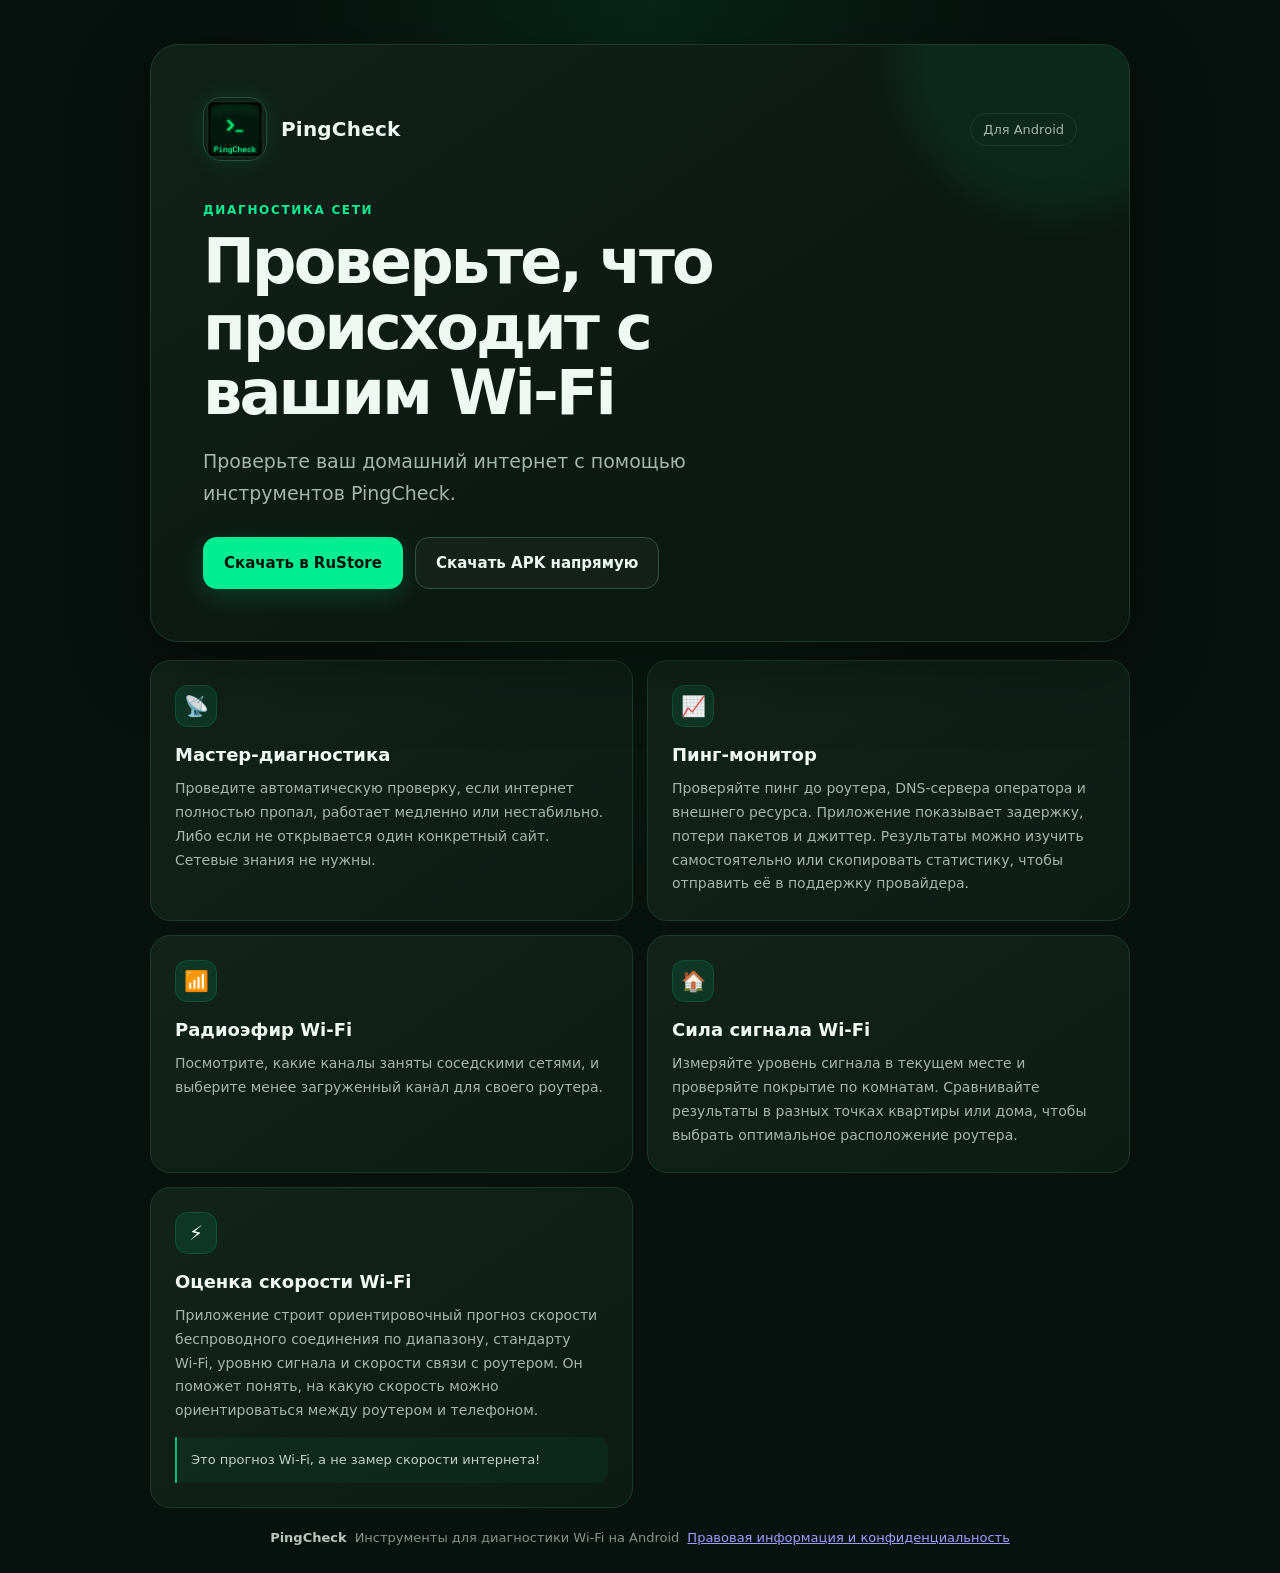
<file: index.html>
<!DOCTYPE html>
<html lang="ru">
<head>
  <meta charset="UTF-8">
  <meta name="viewport" content="width=device-width, initial-scale=1">
  <meta name="theme-color" content="#07130f">
  <meta
    name="description"
    content="PingCheck для Android: диагностика интернета, монитор пинга и инструменты для анализа Wi-Fi."
  >
  <title>PingCheck — диагностика интернета и Wi-Fi</title>
  <link rel="icon" type="image/png" href="./pinglogo_v2.png">
  <link rel="stylesheet" href="./styles.css">
</head>

<body>
  <main class="page">
    <section class="hero" aria-labelledby="page-title">
      <header class="brand">
        <img
          class="brand-icon"
          src="./pinglogo_v2.png"
          alt="Иконка PingCheck"
          width="72"
          height="72"
        >
        <span class="brand-name">PingCheck</span>
        <span class="platform">Для Android</span>
      </header>

      <div class="intro">
        <p class="eyebrow">Диагностика сети</p>
        <h1 id="page-title">Проверьте, что происходит с вашим Wi‑Fi</h1>
        <p class="intro-text">
          Проверьте ваш домашний интернет
          с помощью инструментов PingCheck.
        </p>

        <nav class="actions" aria-label="Скачать приложение">
          <a
            class="button button-primary"
            href="https://www.rustore.ru/catalog/app/com.example.ping_router_and_dns"
            target="_blank"
            rel="noopener noreferrer"
          >
            Скачать в RuStore
          </a>

          <a
            class="button button-secondary"
            href="./pingcheck-1.3.0.apk"
            download
          >
            Скачать APK напрямую
          </a>
        </nav>
      </div>
    </section>

    <section class="features" aria-label="Возможности приложения">
      <article class="feature-card">
        <div class="feature-icon" aria-hidden="true">📡</div>
        <h2>Мастер-диагностика</h2>
        <p>
          Проведите автоматическую проверку, если интернет полностью пропал,
          работает медленно или нестабильно. Либо если не открывается один конкретный сайт.
          Сетевые знания не нужны.
        </p>
      </article>

      <article class="feature-card">
        <div class="feature-icon" aria-hidden="true">📈</div>
        <h2>Пинг-монитор</h2>
        <p>
          Проверяйте пинг до роутера, DNS-сервера оператора и внешнего ресурса.
          Приложение показывает задержку, потери пакетов и джиттер.
          Результаты можно изучить самостоятельно или скопировать статистику,
          чтобы отправить её в поддержку провайдера.
        </p>
      </article>

      <article class="feature-card">
        <div class="feature-icon" aria-hidden="true">📶</div>
        <h2>Радиоэфир Wi‑Fi</h2>
        <p>
          Посмотрите, какие каналы заняты соседскими сетями, и выберите
          менее загруженный канал для своего роутера.
        </p>
      </article>

      <article class="feature-card">
        <div class="feature-icon" aria-hidden="true">🏠</div>
        <h2>Сила сигнала Wi‑Fi</h2>
        <p>
          Измеряйте уровень сигнала в текущем месте и проверяйте покрытие
          по комнатам. Сравнивайте результаты в разных точках квартиры
          или дома, чтобы выбрать оптимальное расположение роутера.
        </p>
      </article>

      <article class="feature-card feature-card-speed">
        <div class="feature-icon" aria-hidden="true">⚡</div>
        <h2>Оценка скорости Wi‑Fi</h2>
        <p>
          Приложение строит ориентировочный прогноз скорости беспроводного
          соединения по диапазону, стандарту Wi‑Fi, уровню сигнала и скорости
          связи с роутером. Он поможет понять, на какую скорость можно
          ориентироваться между роутером и телефоном.
        </p>
        <p class="feature-note">
          Это прогноз Wi‑Fi, а не замер скорости интернета!
        </p>
      </article>
    </section>

    <footer class="footer">
      <span class="footer-brand">PingCheck</span>
      <span>Инструменты для диагностики Wi‑Fi на Android</span>
      <a href="./legal.html">Правовая информация и конфиденциальность</a>
    </footer>
  </main>
</body>
</html>
</file>
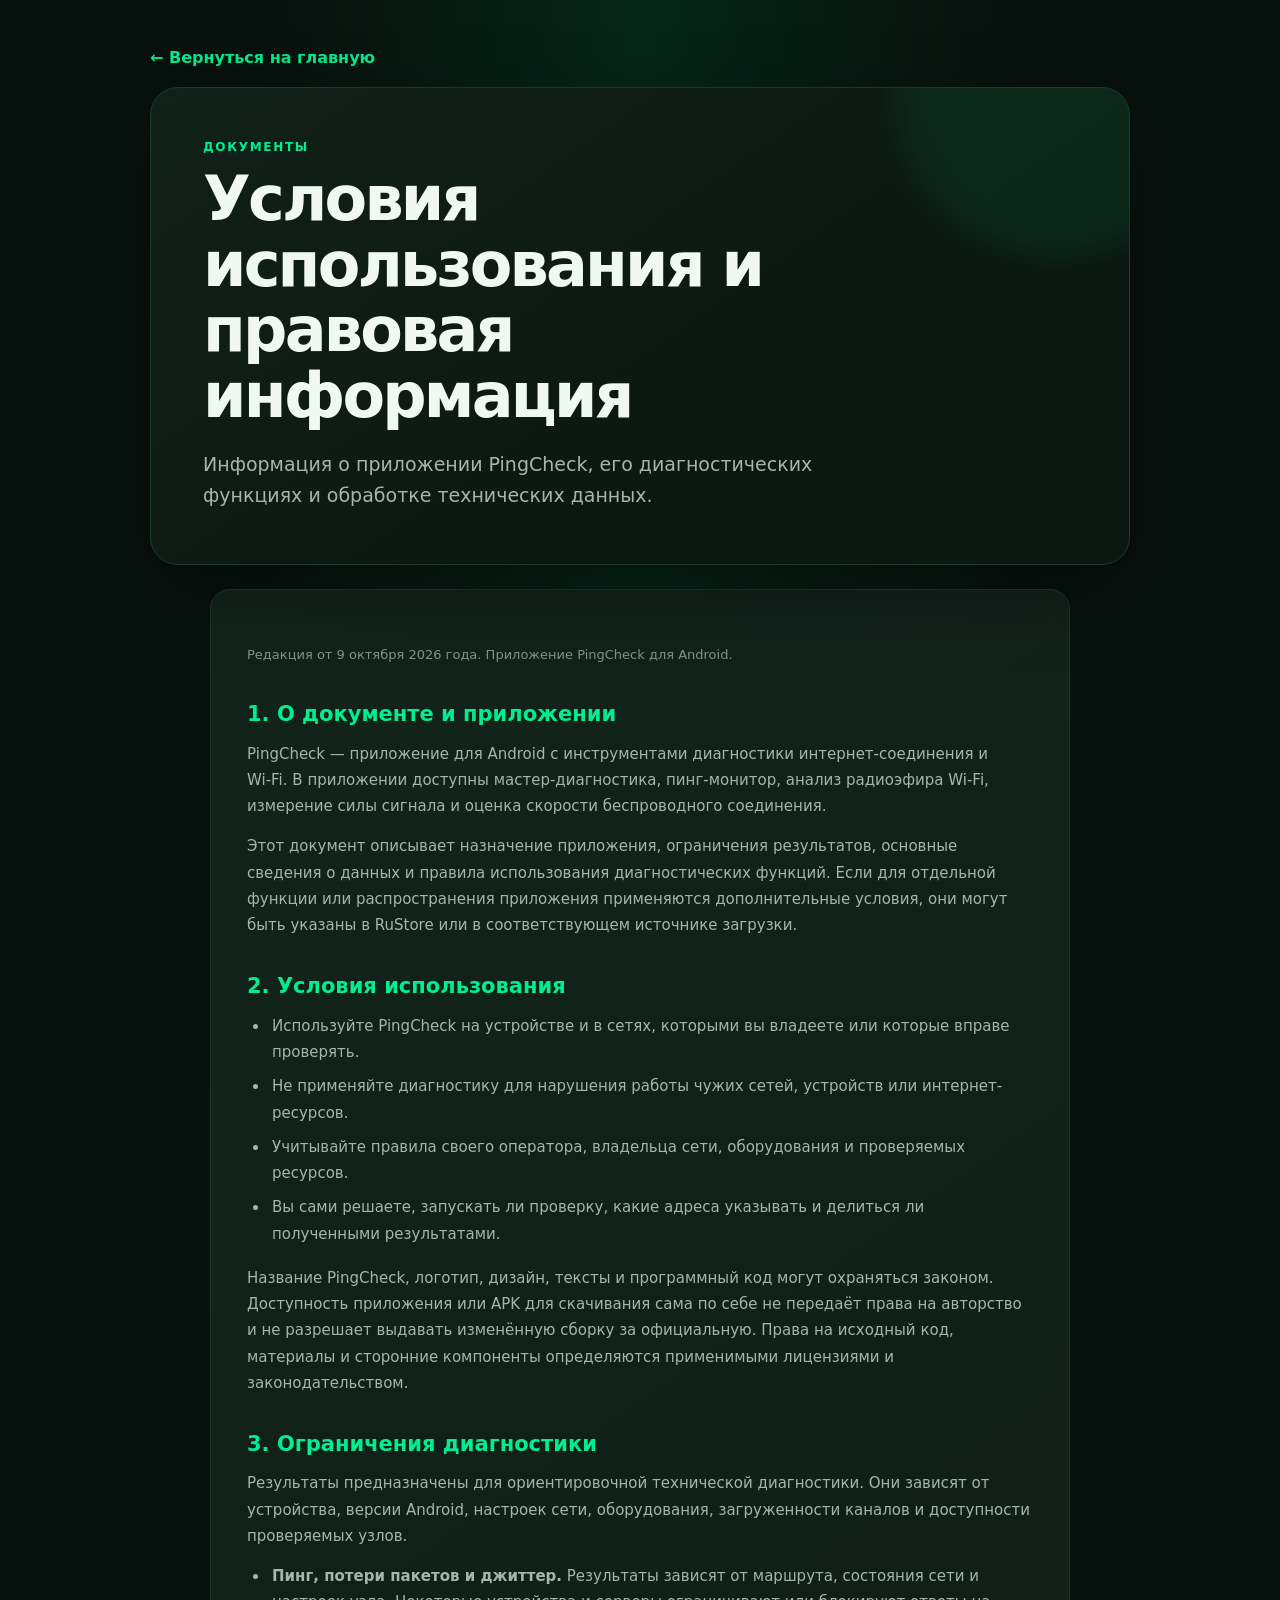
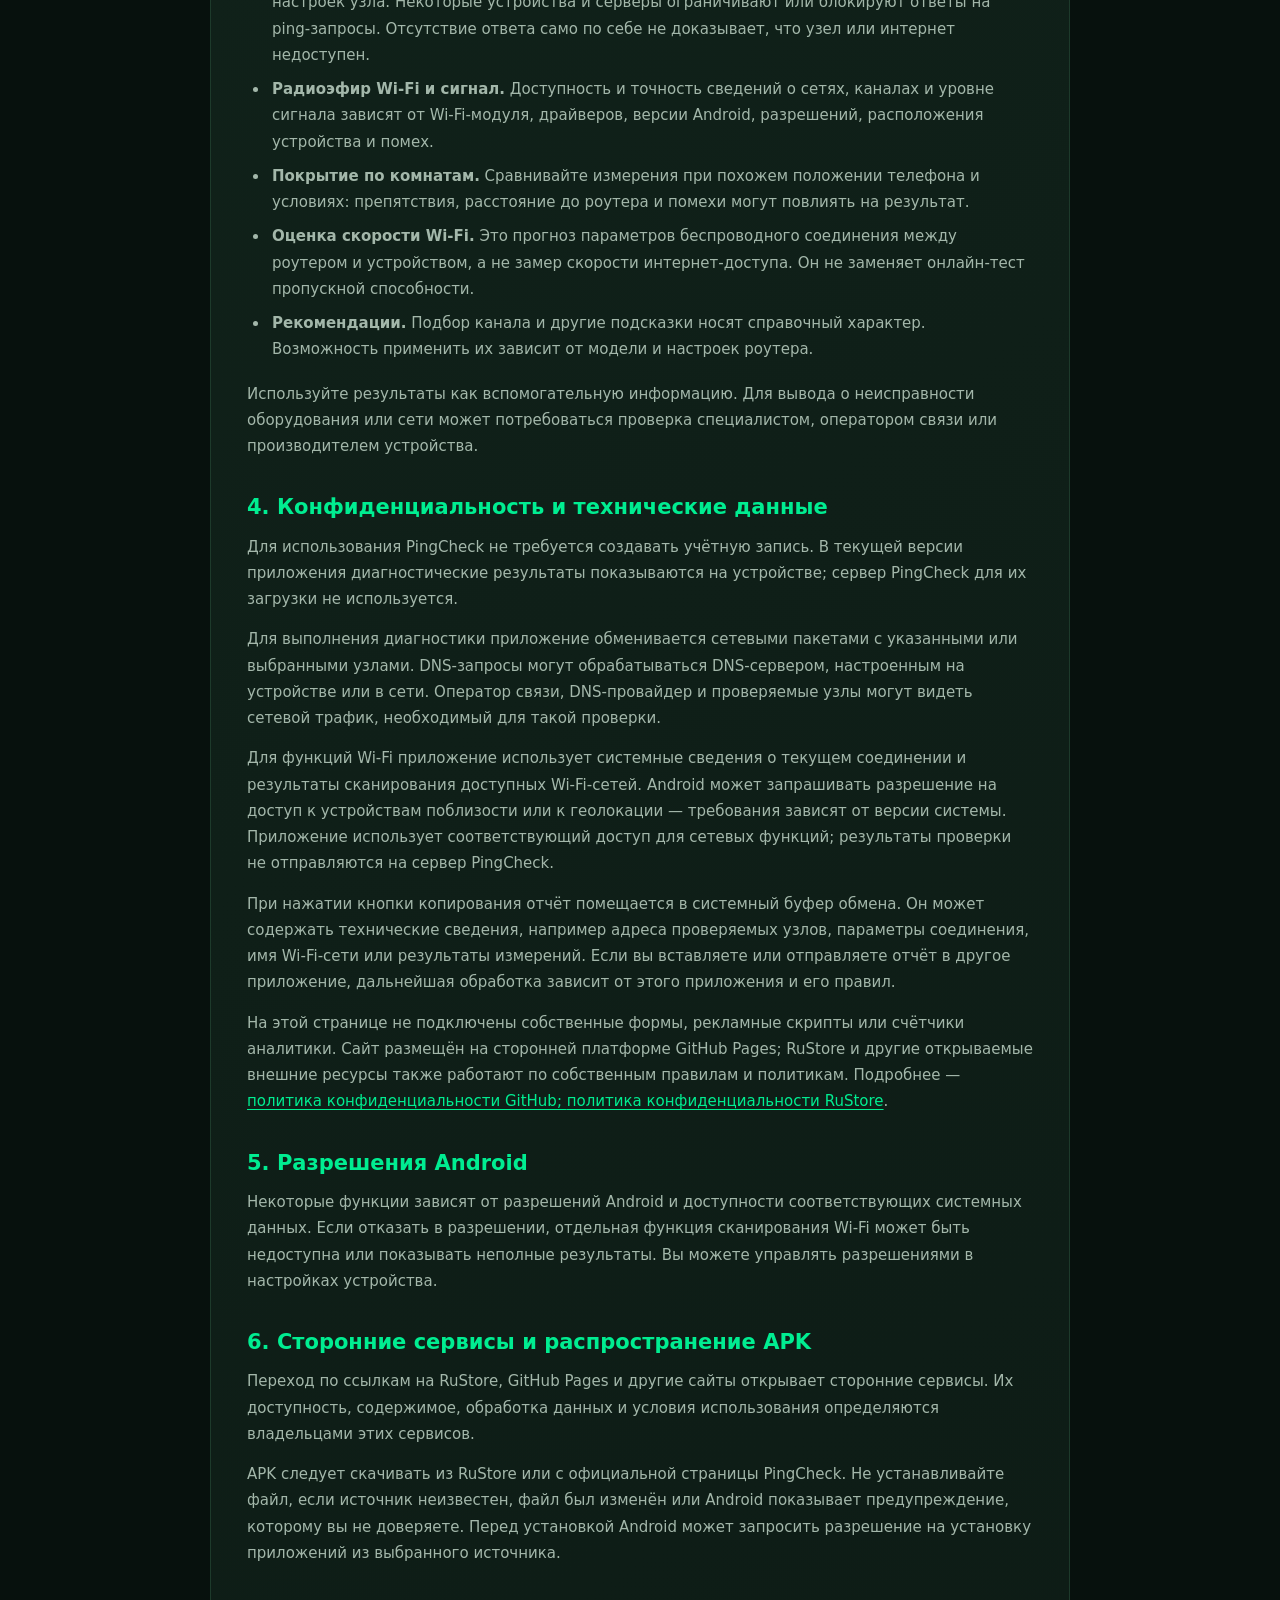
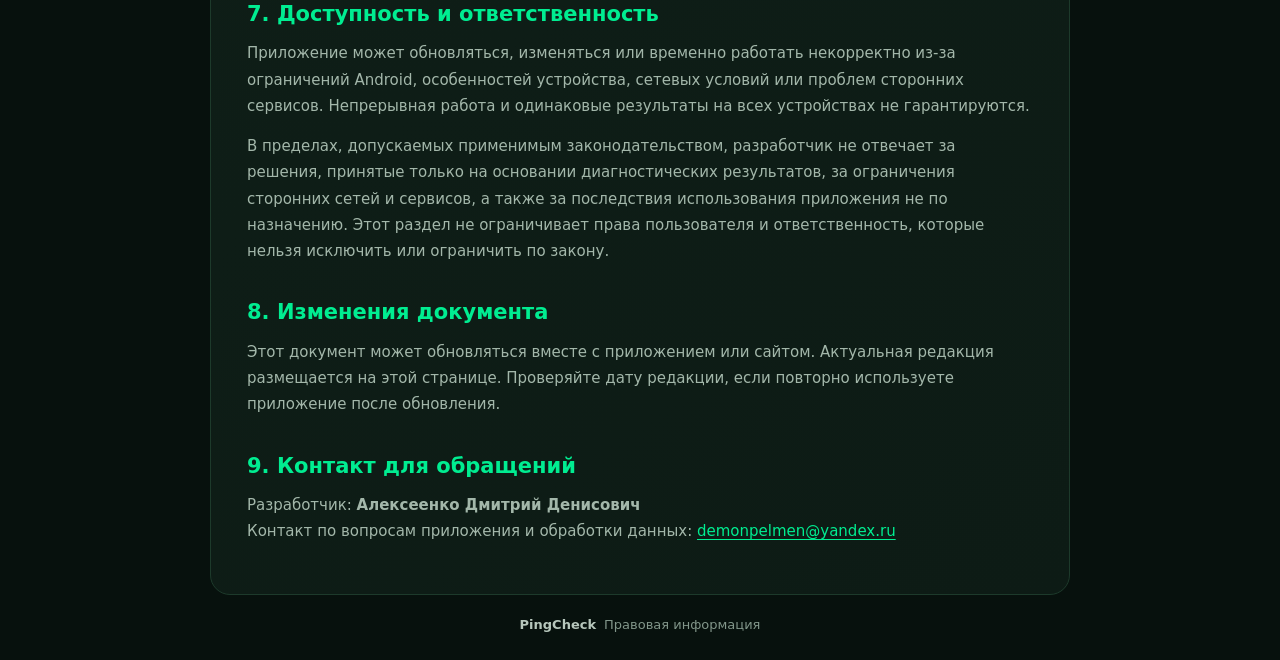
<file: legal.html>
<!DOCTYPE html>
<html lang="ru">
<head>
  <meta charset="UTF-8">
  <meta name="viewport" content="width=device-width, initial-scale=1">
  <meta name="theme-color" content="#07130f">
  <meta name="description" content="Условия использования, сведения о конфиденциальности и ограничения диагностики PingCheck.">
  <title>Правовая информация — PingCheck</title>
  <link rel="icon" type="image/png" href="./pinglogo_v2.png">
  <link rel="stylesheet" href="./styles.css">

  <style>
    .legal-content {
      max-width: 860px;
      margin: 24px auto 0;
      padding: clamp(22px, 5vw, 36px);
      border: 1px solid var(--border);
      border-radius: 20px;
      background: linear-gradient(145deg, var(--surface-raised), var(--surface));
    }

    .legal-content h2 {
      margin: 34px 0 12px;
      color: var(--green);
      font-size: 21px;
      line-height: 1.35;
    }

    .legal-content h2:first-child {
      margin-top: 0;
    }

    .legal-content h3 {
      margin: 22px 0 10px;
      color: var(--text);
      font-size: 17px;
    }

    .legal-content p,
    .legal-content li {
      color: var(--muted);
      font-size: 15px;
      line-height: 1.75;
    }

    .legal-content p {
      margin: 0 0 14px;
    }

    .legal-content ul {
      margin: 0 0 18px;
      padding-left: 22px;
    }

    .legal-content li {
      margin-bottom: 8px;
      padding-left: 3px;
    }

    .legal-content a {
      color: var(--green);
      text-underline-offset: 3px;
    }

    .legal-content a:hover {
      color: #38ffad;
    }

    .legal-meta {
      margin-top: 18px !important;
      color: #82968a !important;
      font-size: 13px !important;
    }

    .legal-contact {
      overflow-wrap: anywhere;
    }

    .back-link {
      display: inline-flex;
      align-items: center;
      margin: 4px 0 20px;
      color: var(--green);
      font-weight: 650;
      text-decoration: none;
    }

    .back-link:hover {
      color: #38ffad;
    }

    @media (max-width: 620px) {
      .legal-content {
        border-radius: 16px;
      }
    }
  </style>
</head>

<body>
  <main class="page">
    <a href="./index.html" class="back-link">← Вернуться на главную</a>

    <section class="hero" aria-labelledby="page-title">
      <div class="intro">
        <p class="eyebrow">Документы</p>
        <h1 id="page-title">Условия использования и правовая информация</h1>
        <p class="intro-text">
          Информация о приложении PingCheck, его диагностических функциях
          и обработке технических данных.
        </p>
      </div>
    </section>

    <article class="legal-content">
      <p class="legal-meta">
        Редакция от <time datetime="2026-10-09">9 октября 2026 года</time>.
        Приложение PingCheck для Android.
      </p>

      <h2>1. О документе и приложении</h2>
      <p>
        PingCheck — приложение для Android с инструментами диагностики
        интернет-соединения и Wi‑Fi. В приложении доступны мастер-диагностика,
        пинг-монитор, анализ радиоэфира Wi‑Fi, измерение силы сигнала и оценка
        скорости беспроводного соединения.
      </p>
      <p>
        Этот документ описывает назначение приложения, ограничения результатов,
        основные сведения о данных и правила использования диагностических
        функций. Если для отдельной функции или распространения приложения
        применяются дополнительные условия, они могут быть указаны в RuStore
        или в соответствующем источнике загрузки.
      </p>

      <h2>2. Условия использования</h2>
      <ul>
        <li>
          Используйте PingCheck на устройстве и в сетях, которыми вы владеете
          или которые вправе проверять.
        </li>
        <li>
          Не применяйте диагностику для нарушения работы чужих сетей,
          устройств или интернет-ресурсов.
        </li>
        <li>
          Учитывайте правила своего оператора, владельца сети, оборудования
          и проверяемых ресурсов.
        </li>
        <li>
          Вы сами решаете, запускать ли проверку, какие адреса указывать
          и делиться ли полученными результатами.
        </li>
      </ul>
      <p>
        Название PingCheck, логотип, дизайн, тексты и программный код могут
        охраняться законом. Доступность приложения или APK для скачивания
        сама по себе не передаёт права на авторство и не разрешает выдавать
        изменённую сборку за официальную. Права на исходный код, материалы
        и сторонние компоненты определяются применимыми лицензиями
        и законодательством.
      </p>

      <h2>3. Ограничения диагностики</h2>
      <p>
        Результаты предназначены для ориентировочной технической диагностики.
        Они зависят от устройства, версии Android, настроек сети, оборудования,
        загруженности каналов и доступности проверяемых узлов.
      </p>
      <ul>
        <li>
          <strong>Пинг, потери пакетов и джиттер.</strong>
          Результаты зависят от маршрута, состояния сети и настроек узла.
          Некоторые устройства и серверы ограничивают или блокируют ответы
          на ping-запросы. Отсутствие ответа само по себе не доказывает,
          что узел или интернет недоступен.
        </li>
        <li>
          <strong>Радиоэфир Wi‑Fi и сигнал.</strong>
          Доступность и точность сведений о сетях, каналах и уровне сигнала
          зависят от Wi‑Fi-модуля, драйверов, версии Android, разрешений,
          расположения устройства и помех.
        </li>
        <li>
          <strong>Покрытие по комнатам.</strong>
          Сравнивайте измерения при похожем положении телефона и условиях:
          препятствия, расстояние до роутера и помехи могут повлиять на результат.
        </li>
        <li>
          <strong>Оценка скорости Wi‑Fi.</strong>
          Это прогноз параметров беспроводного соединения между роутером
          и устройством, а не замер скорости интернет-доступа. Он не заменяет
          онлайн-тест пропускной способности.
        </li>
        <li>
          <strong>Рекомендации.</strong>
          Подбор канала и другие подсказки носят справочный характер.
          Возможность применить их зависит от модели и настроек роутера.
        </li>
      </ul>
      <p>
        Используйте результаты как вспомогательную информацию. Для вывода
        о неисправности оборудования или сети может потребоваться проверка
        специалистом, оператором связи или производителем устройства.
      </p>

      <h2>4. Конфиденциальность и технические данные</h2>
      <p>
        Для использования PingCheck не требуется создавать учётную запись.
        В текущей версии приложения диагностические результаты показываются
        на устройстве; сервер PingCheck для их загрузки не используется.
      </p>
      <p>
        Для выполнения диагностики приложение обменивается сетевыми пакетами
        с указанными или выбранными узлами. DNS-запросы могут обрабатываться
        DNS-сервером, настроенным на устройстве или в сети. Оператор связи,
        DNS-провайдер и проверяемые узлы могут видеть сетевой трафик,
        необходимый для такой проверки.
      </p>
      <p>
        Для функций Wi‑Fi приложение использует системные сведения о текущем
        соединении и результаты сканирования доступных Wi‑Fi-сетей. Android
        может запрашивать разрешение на доступ к устройствам поблизости
        или к геолокации — требования зависят от версии системы. Приложение
        использует соответствующий доступ для сетевых функций; результаты
        проверки не отправляются на сервер PingCheck.
      </p>
      <p>
        При нажатии кнопки копирования отчёт помещается в системный буфер
        обмена. Он может содержать технические сведения, например адреса
        проверяемых узлов, параметры соединения, имя Wi‑Fi-сети или результаты
        измерений. Если вы вставляете или отправляете отчёт в другое приложение,
        дальнейшая обработка зависит от этого приложения и его правил.
      </p>
      <p>
        На этой странице не подключены собственные формы, рекламные скрипты
        или счётчики аналитики. Сайт размещён на сторонней платформе GitHub
        Pages; RuStore и другие открываемые внешние ресурсы также работают
        по собственным правилам и политикам. Подробнее —
        <a
          href="https://docs.github.com/en/site-policy/privacy-policies/github-general-privacy-statement"
          target="_blank"
          rel="noopener noreferrer"
        >политика конфиденциальности GitHub; </a>
        <a
          href="https://www.rustore.ru/help/legal/privacy-policy-users"
          target="_blank"
          rel="noopener noreferrer"
        >политика конфиденциальности RuStore</a>.
      </p>

      <h2>5. Разрешения Android</h2>
      <p>
        Некоторые функции зависят от разрешений Android и доступности
        соответствующих системных данных. Если отказать в разрешении,
        отдельная функция сканирования Wi‑Fi может быть недоступна или
        показывать неполные результаты. Вы можете управлять разрешениями
        в настройках устройства.
      </p>

      <h2>6. Сторонние сервисы и распространение APK</h2>
      <p>
        Переход по ссылкам на RuStore, GitHub Pages и другие сайты открывает
        сторонние сервисы. Их доступность, содержимое, обработка данных
        и условия использования определяются владельцами этих сервисов.
      </p>
      <p>
        APK следует скачивать из RuStore или с официальной страницы PingCheck.
        Не устанавливайте файл, если источник неизвестен, файл был изменён
        или Android показывает предупреждение, которому вы не доверяете.
        Перед установкой Android может запросить разрешение на установку
        приложений из выбранного источника.
      </p>

      <h2>7. Доступность и ответственность</h2>
      <p>
        Приложение может обновляться, изменяться или временно работать
        некорректно из-за ограничений Android, особенностей устройства,
        сетевых условий или проблем сторонних сервисов. Непрерывная работа
        и одинаковые результаты на всех устройствах не гарантируются.
      </p>
      <p>
        В пределах, допускаемых применимым законодательством, разработчик
        не отвечает за решения, принятые только на основании диагностических
        результатов, за ограничения сторонних сетей и сервисов, а также
        за последствия использования приложения не по назначению. Этот раздел
        не ограничивает права пользователя и ответственность, которые нельзя
        исключить или ограничить по закону.
      </p>

      <h2>8. Изменения документа</h2>
      <p>
        Этот документ может обновляться вместе с приложением или сайтом.
        Актуальная редакция размещается на этой странице. Проверяйте дату
        редакции, если повторно используете приложение после обновления.
      </p>

      <h2>9. Контакт для обращений</h2>
      <p class="legal-contact">
        Разработчик: <strong>Алексеенко Дмитрий Денисович</strong><br>
        Контакт по вопросам приложения и обработки данных:
        <a href="mailto:demonpelmen@yandex.ru">demonpelmen@yandex.ru</a>
      </p>
    </article>

    <footer class="footer">
      <span class="footer-brand">PingCheck</span>
      <span>Правовая информация</span>
    </footer>
  </main>
</body>
</html>
</file>
<file: styles.css>
:root {
  color-scheme: dark;
  --background: #07110d;
  --surface: #0d1b15;
  --surface-raised: #11231b;
  --border: #1d3a2b;
  --text: #f0f8f2;
  --muted: #a3b7aa;
  --green: #00ed91;
  --green-dark: #00bd75;
  --green-soft: rgba(0, 237, 145, 0.1);
}

* {
  box-sizing: border-box;
}

body {
  min-width: 320px;
  min-height: 100vh;
  margin: 0;
  padding: 44px 20px 28px;
  color: var(--text);
  background:
    radial-gradient(ellipse at 50% 0, rgba(0, 184, 106, 0.12), transparent 42%),
    var(--background);
  font-family: system-ui, -apple-system, "Segoe UI", sans-serif;
}

.legal-link {
  margin: 14px 0 0;
  font-size: 13px;
}

.legal-link a {
  color: var(--muted);
  text-underline-offset: 3px;
}

.legal-link a:hover {
  color: var(--green);
}

.page {
  width: min(100%, 980px);
  margin: 0 auto;
}

.hero {
  position: relative;
  overflow: hidden;
  padding: clamp(24px, 6vw, 52px);
  border: 1px solid var(--border);
  border-radius: 28px;
  background: linear-gradient(145deg, #102119, #0b1711 72%);
  box-shadow: 0 24px 80px rgba(0, 0, 0, 0.32);
}

.hero::after {
  position: absolute;
  top: -150px;
  right: -90px;
  width: 320px;
  height: 320px;
  border-radius: 50%;
  background: rgba(0, 237, 145, 0.07);
  content: "";
  filter: blur(18px);
  pointer-events: none;
}

.brand {
  position: relative;
  z-index: 1;
  display: flex;
  align-items: center;
  gap: 14px;
  margin-bottom: 42px;
}

.brand-icon {
  width: 64px;
  height: 64px;
  border: 1px solid #24523a;
  border-radius: 18px;
  object-fit: cover;
  box-shadow: 0 0 24px rgba(0, 237, 145, 0.12);
}

.brand-name {
  font-size: 20px;
  font-weight: 750;
  letter-spacing: 0.01em;
}

.platform {
  margin-left: auto;
  padding: 8px 12px;
  border: 1px solid var(--border);
  border-radius: 999px;
  color: var(--muted);
  font-size: 13px;
}

.intro {
  position: relative;
  z-index: 1;
  max-width: 700px;
}

.eyebrow {
  margin: 0 0 12px;
  color: var(--green);
  font-size: 12px;
  font-weight: 750;
  letter-spacing: 0.14em;
  text-transform: uppercase;
}

h1 {
  max-width: 680px;
  margin: 0;
  font-size: clamp(36px, 7vw, 62px);
  line-height: 1.06;
  letter-spacing: -0.045em;
}

.intro-text {
  max-width: 610px;
  margin: 20px 0 0;
  color: var(--muted);
  font-size: clamp(16px, 2.4vw, 19px);
  line-height: 1.65;
}

.actions {
  display: flex;
  flex-wrap: wrap;
  gap: 12px;
  margin-top: 28px;
}

.button {
  min-height: 52px;
  display: inline-flex;
  align-items: center;
  justify-content: center;
  padding: 0 20px;
  border: 1px solid transparent;
  border-radius: 14px;
  color: #04140c;
  font-size: 15px;
  font-weight: 750;
  text-align: center;
  text-decoration: none;
  transition: transform 160ms ease, background 160ms ease, border-color 160ms ease;
}

.button:hover {
  transform: translateY(-2px);
}

.button:focus-visible {
  outline: 3px solid #a4ffd2;
  outline-offset: 3px;
}

.button-primary {
  background: var(--green);
  box-shadow: 0 8px 24px rgba(0, 237, 145, 0.16);
}

.button-primary:hover {
  background: #38ffad;
}

.button-secondary {
  border-color: #31523e;
  background: rgba(255, 255, 255, 0.035);
  color: var(--text);
}

.button-secondary:hover {
  border-color: #4e805f;
  background: rgba(255, 255, 255, 0.07);
}

.features {
  display: grid;
  grid-template-columns: repeat(2, minmax(0, 1fr));
  gap: 14px;
  margin-top: 18px;
}

.feature-card {
  padding: 24px;
  border: 1px solid var(--border);
  border-radius: 20px;
  background: linear-gradient(145deg, var(--surface-raised), var(--surface));
}

.feature-icon {
  width: 42px;
  height: 42px;
  display: grid;
  place-items: center;
  margin-bottom: 16px;
  border: 1px solid rgba(0, 237, 145, 0.15);
  border-radius: 13px;
  background: var(--green-soft);
  font-size: 20px;
}

.feature-card h2 {
  margin: 0;
  font-size: 18px;
  line-height: 1.35;
}

.feature-card p {
  margin: 10px 0 0;
  color: var(--muted);
  font-size: 14px;
  line-height: 1.7;
}

.feature-card .feature-note {
  margin-top: 14px;
  padding: 12px 14px;
  border-left: 2px solid var(--green-dark);
  border-radius: 0 10px 10px 0;
  background: rgba(0, 237, 145, 0.055);
  color: #bfd0c4;
  font-size: 13px;
}

.footer {
  display: flex;
  flex-wrap: wrap;
  justify-content: center;
  gap: 8px;
  padding: 22px 12px 0;
  color: #82968a;
  font-size: 13px;
  text-align: center;
}

.footer-brand {
  color: #b7c7bc;
  font-weight: 700;
}

@media (max-width: 620px) {
  body {
    padding: 18px 12px 24px;
  }

  .hero {
    padding: 24px 20px;
    border-radius: 22px;
  }

  .brand {
    margin-bottom: 34px;
  }

  .brand-icon {
    width: 54px;
    height: 54px;
    border-radius: 15px;
  }

  .platform {
    padding: 7px 9px;
    font-size: 12px;
  }

  .actions {
    flex-direction: column;
  }

  .button {
    width: 100%;
  }

  .features {
    grid-template-columns: 1fr;
  }

  .feature-card {
    padding: 21px;
  }
}

@media (prefers-reduced-motion: reduce) {
  *,
  *::before,
  *::after {
    scroll-behavior: auto !important;
    transition-duration: 0.01ms !important;
  }
}
</file>
